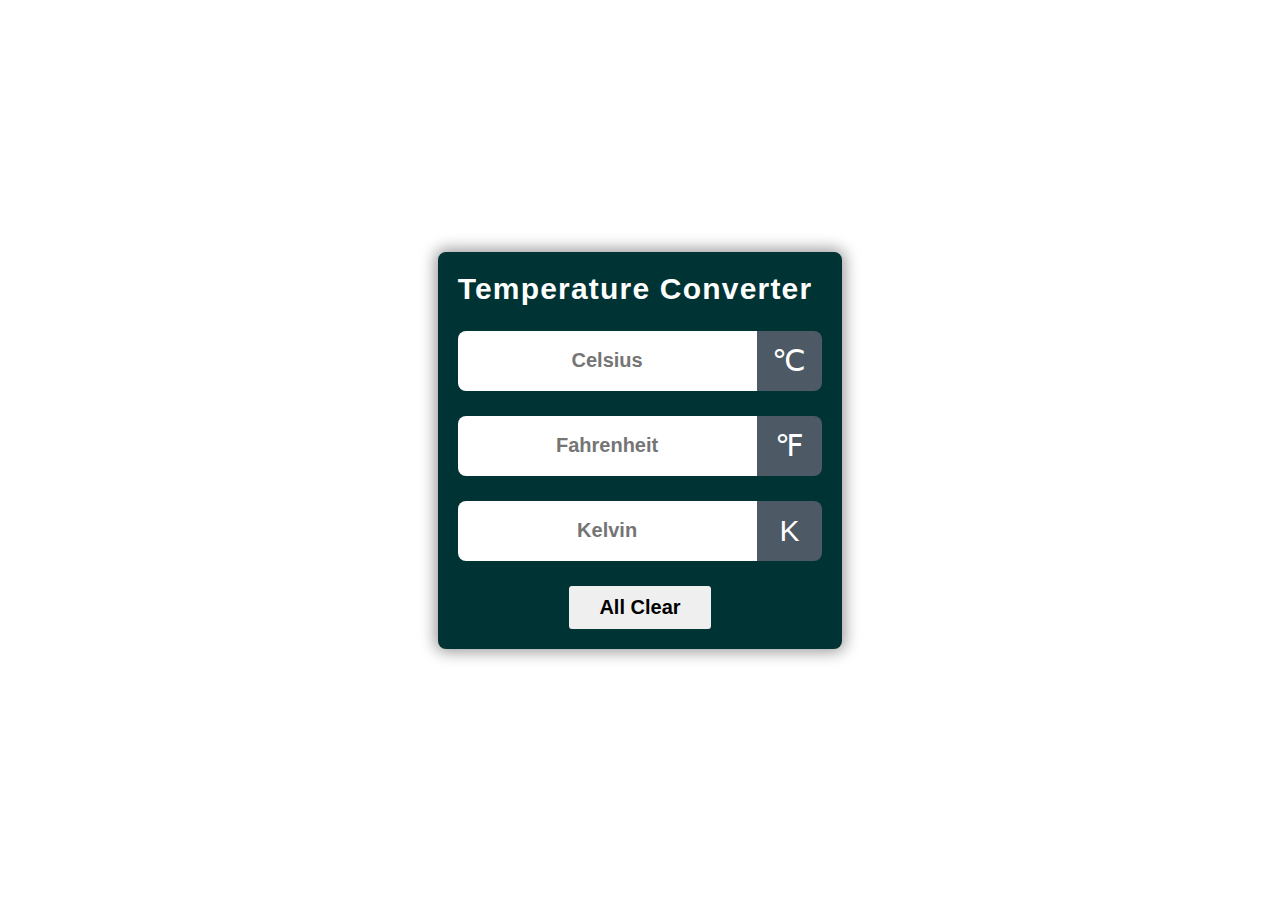
<file: Task3/index.html>
<!DOCTYPE html>
<html lang="en">

<head>
    <meta charset="UTF-8">
    <meta name="viewport" content="width=device-width, initial-scale=1.0">
    <link rel="stylesheet" href="https://cdnjs.cloudflare.com/ajax/libs/font-awesome/6.2.0/css/all.min.css"
        integrity="sha512-xh6O/CkQoPOWDdYTDqeRdPCVd1SpvCA9XXcUnZS2FmJNp1coAFzvtCN9BmamE+4aHK8yyUHUSCcJHgXloTyT2A=="
        crossorigin="anonymous" referrerpolicy="no-referrer" />
        <link rel="stylesheet" href="index.css">
    <title>Document</title>
</head>

<body>
    <div class="container" style="margin: auto; text-align: center;">

        <div class="title">
            <h1>Temperature Converter</h1>
            <span class="Temperature-icon"><i class="fa-solid fa-temperature-three-quarters"></i></span>
        </div>

        <div id="celsius">
            <input type="number" name="" placeholder="Celsius">
            <span class="icon">&#8451</span>
        </div>
        <div id="fahrenheit">
            <input type="number" name="" placeholder="Fahrenheit">
            <span class="icon">&#8457</span>
        </div>
        <div id="kelvin">
            <input type="number" name="" placeholder="Kelvin">
            <span class="icon">&#8490</span>
        </div>

        <div class="button">
            <button>All Clear</button>
        </div>

    </div>
    <script src="/Task3/index.js"></script>
</body>

</html>
</file>
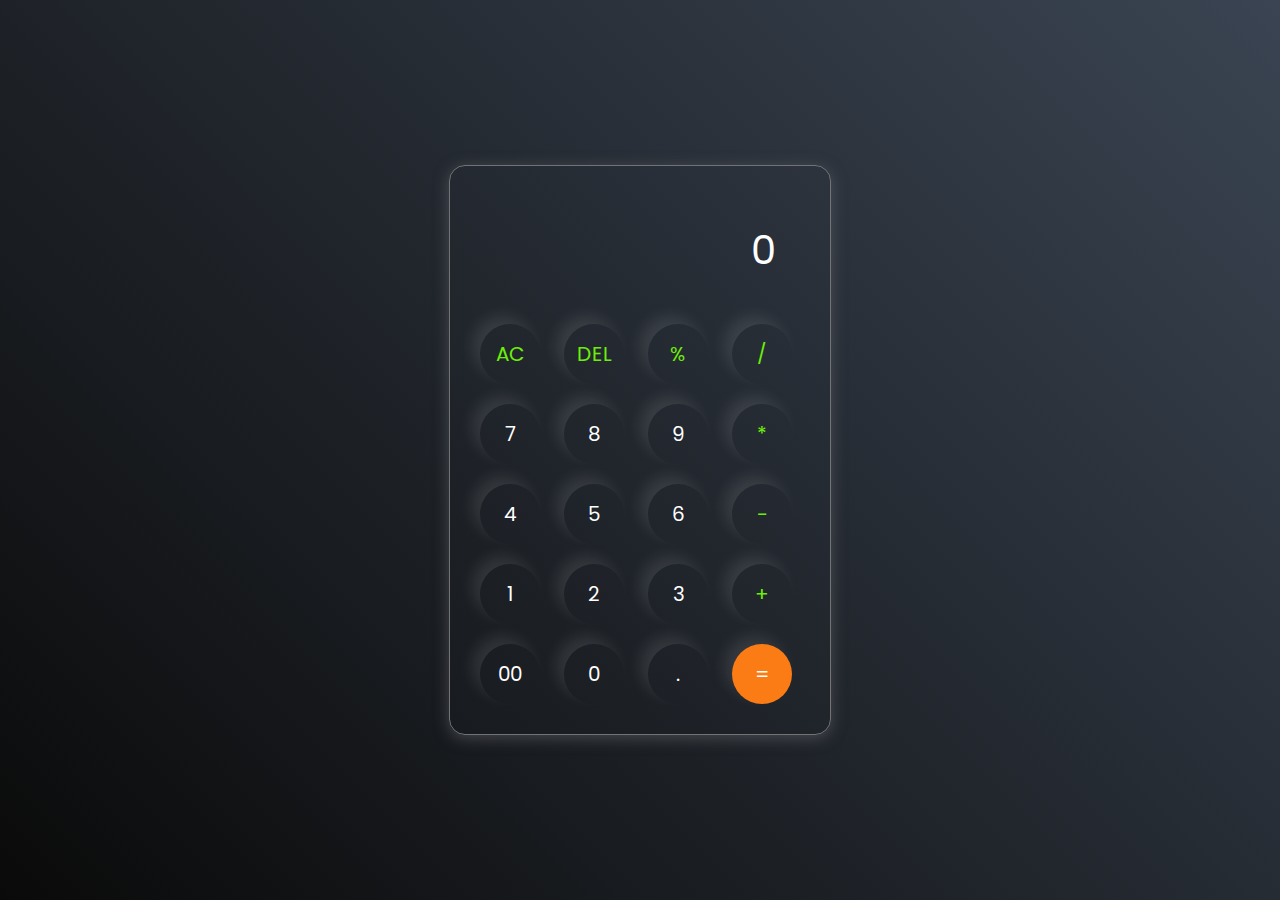
<file: Task4/index.html>
<!DOCTYPE html>
<html lang="en">
  <head>
    <meta charset="UTF-8" />
    <meta http-equiv="X-UA-Compatible" content="IE=edge" />
    <meta name="viewport" content="width=device-width, initial-scale=1.0" />
    <link rel="stylesheet" href="style.css" />
    <title>Calculator - By Code Traversal</title>
  </head>
  <body>
    <div class="container">
      <div class="calculator">
        <input type="text" id="inputBox" placeholder="0" />
        <div>
          <button class="button operator">AC</button>
          <button class="button operator">DEL</button>
          <button class="button operator">%</button>
          <button class="button operator">/</button>
        </div>
        <div>
          <button class="button">7</button>
          <button class="button">8</button>
          <button class="button">9</button>
          <button class="button operator">*</button>
        </div>
        <div>
          <button class="button">4</button>
          <button class="button">5</button>
          <button class="button">6</button>
          <button class="button operator">-</button>
        </div>
        <div>
          <button class="button">1</button>
          <button class="button">2</button>
          <button class="button">3</button>
          <button class="button operator">+</button>
        </div>

        <div>
          <button class="button">00</button>
          <button class="button">0</button>
          <button class="button">.</button>
          <button class="button equalBtn">=</button>
        </div>
      </div>
    </div>

    <script src="script.js"></script>
  </body>
</html>
</file>
<file: Task3/index.css>
*{
    margin: 0;
    padding: 0;
    box-sizing: border-box;
}

body{
    display: flex;
    justify-content: center;
    align-items: center;
    min-height: 100vh;
}

.container{
    max-width: 450px;
    background: #003333;
    border-radius: 8px;
    box-shadow: 0px 0px 15px 3px rgba(0,0,0,0.4);
    font-family: sans-serif;
    padding: 20px;
    text-align: center;

margin: auto;}

.title{
    display: flex;
    justify-content: center;
    align-items: center;
    flex-wrap: wrap-reverse;
    gap: 10px;
}

.Temperature-icon{
    font-size: 45px;
    color: #fff;
}

h1{
    color: #fff;
    letter-spacing: 1.2px;
    font-size: 30px;
}

#celsius, #fahrenheit, #kelvin{
    display: flex;
    justify-content: center;
    align-items: center;
    margin-top: 25px;
}

input{
    flex: 5;
    height: 60px;
    font-size: 20px;
    font-weight: 600;
    text-align: center;
    border: none;
    outline: none;
    border-radius: 8px 0 0 8px;
    padding: 0 10px;
}


/* for chrome, safari, Edge, Opera */
input::-webkit-outer-spin-button,
input::-webkit-inner-spin-button{
    -webkit-appearance: none;
}

/* for Mozila firefox */
input{
    -moz-appearance: textfield;
}


.icon{
    flex: 1;
    height: 60px;
    line-height: 60px;
    padding: 0 5px;
    text-align: center;
    font-size: 30px;
    background: #4d5964;
    color: #fff;
    border-radius: 0 8px 8px 0;
}


.button{
    margin-top: 25px;
    text-align: center;
}


.button button{
    border: none;
    outline: none;
    padding: 10px 30px;
    font-size: 20px;
    font-weight: 600;
    border-radius: 3px;
    cursor: pointer;
    transition: 0.3s;
}

.button button:hover{
    background: #000;
    color: #fff;
}
</file>
<file: Task4/style.css>
@import url('https://fonts.googleapis.com/css2?family=Poppins:wght@500&display=swap');

*{
    margin: 0;
    padding: 0;
    box-sizing: border-box;
    font-family: 'Poppins', sans-serif;
}

body{
    width: 100%;
    height: 100vh;
    display: flex;
    justify-content: center;
    align-items: center;
    background: linear-gradient(45deg, #0a0a0a, #3a4452);
}

.calculator{
    border: 1px solid #717377;
    padding: 20px;
    border-radius: 16px;
    background: transparent;
    box-shadow: 0px 3px 15px rgba(113, 115, 119, 0.5);

}

input{
    width: 320px;
    border: none;
    padding: 24px;
    margin: 10px;
    background: transparent;
    box-shadow: 0px 3px 15px rgbs(84, 84, 84, 0.1);
    font-size: 40px;
    text-align: right;
    cursor: pointer;
    color: #ffffff;
}

input::placeholder{
    color: #ffffff;
}

button{
    border: none;
    width: 60px;
    height: 60px;
    margin: 10px;
    border-radius: 50%;
    background: transparent;
    color: #ffffff;
    font-size: 20px;
    box-shadow: -8px -8px 15px rgba(255, 255, 255, 0.1);
    cursor: pointer;
}

.equalBtn{
    background-color: #fb7c14;
}

.operator{
    color: #6dee0a;
}
</file>
